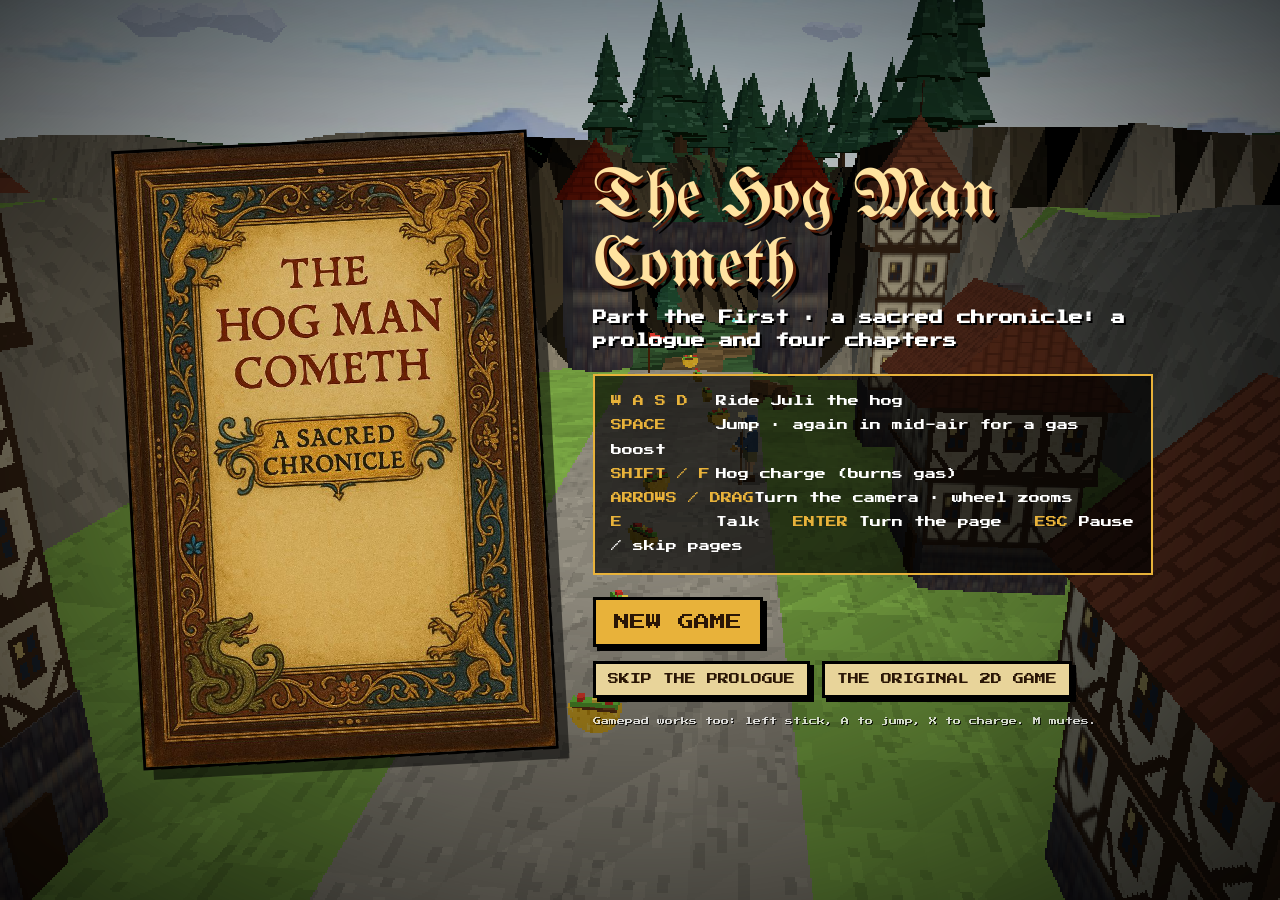
<file: index.html>
<!DOCTYPE html>
<html lang="en">
<head>
  <meta charset="UTF-8">
  <meta name="viewport" content="width=device-width, initial-scale=1.0">
  <title>The Noble Hog Saga — The Hog Man Cometh</title>
  <link rel="preconnect" href="https://fonts.googleapis.com">
  <link rel="preconnect" href="https://fonts.gstatic.com" crossorigin>
  <link href="https://fonts.googleapis.com/css2?family=UnifrakturMaguntia&family=Press+Start+2P&display=swap" rel="stylesheet">
  <style>
    :root { --ink:#2a1606; --parch:#f1e2b8; --gold:#e8b23a; --hud:'Press Start 2P', monospace; }
    * { box-sizing: border-box; }
    html, body { margin:0; height:100%; background:#1a0a00; overflow:hidden; color:#fff; font-family:var(--hud); }
    #c { position:fixed; inset:0; width:100%; height:100%; display:block; image-rendering:pixelated; cursor:grab; }
    #c.drag { cursor:grabbing; }
    [hidden] { display:none !important; }

    #hud { position:fixed; inset:0; pointer-events:none; text-shadow:2px 2px 0 #000; font-size:clamp(9px,1.3vw,14px); }
    #hud-tl { position:absolute; left:16px; top:14px; display:flex; flex-direction:column; gap:10px; }
    #hearts { display:flex; gap:6px; }
    #hearts i { width:28px; height:26px; background:no-repeat center/contain url("data:image/svg+xml,%3Csvg xmlns='http://www.w3.org/2000/svg' viewBox='0 0 9 8' shape-rendering='crispEdges'%3E%3Cpath fill='%23000' d='M1 0h3v1h1V0h3v1h1v4H8v1H7v1H6v1H3V7H2V6H1V5H0V1h1z'/%3E%3Cpath fill='%23e5332a' d='M1 1h3v1h1V1h3v4H7v1H6v1H3V6H2V5H1z'/%3E%3Cpath fill='%23ff9a8f' d='M2 2h1v1H2z'/%3E%3C/svg%3E"); }
    #hearts i.off { filter:grayscale(1) brightness(.45); }
    #gas { display:flex; align-items:center; gap:8px; }
    #gas .bar { width:150px; height:14px; border:3px solid #000; background:#243016; box-shadow:0 0 0 2px #fff3; }
    #gasfill { display:block; height:100%; width:30%; background:linear-gradient(#b6f23c,#5fae12); }
    #gas.low #gasfill { background:#7d8a6a; }
    #hud-tr { position:absolute; right:16px; top:12px; display:flex; align-items:center; gap:10px; }
    #sauce { color:#ff8a6a; margin-right:10px; }
    #hud-tr img { height:30px; image-rendering:pixelated; filter:drop-shadow(2px 2px 0 #000); }
    #objective { position:absolute; left:50%; top:14px; transform:translateX(-50%); background:#000a; border:2px solid var(--gold); padding:8px 12px; color:#ffe9a8; white-space:nowrap; max-width:60vw; overflow:hidden; text-overflow:ellipsis; }
    #compass { position:absolute; left:50%; top:54px; transform:translateX(-50%); display:flex; align-items:center; gap:10px; color:#ffe9a8; }
    #compass i { width:0; height:0; border-left:9px solid transparent; border-right:9px solid transparent; border-bottom:22px solid var(--gold); filter:drop-shadow(2px 2px 0 #000); }
    #hud.cine > :not(#toast) { visibility:hidden; }
    /* Scripted scenes get cinema bars. */
    body::before, body::after { content:''; position:fixed; left:0; right:0; height:0; background:#000; z-index:2; pointer-events:none; transition:height .5s; }
    body::before { top:0; } body::after { bottom:0; }
    body.cine::before, body.cine::after { height:10vh; }
    #toast { position:absolute; left:50%; top:22%; transform:translateX(-50%); color:#fff7c2; font-size:clamp(11px,1.8vw,20px); opacity:0; transition:opacity .25s; text-align:center; width:max-content; max-width:78vw; line-height:1.5; }
    #toast.on { opacity:1; }
    #prompt { position:absolute; left:50%; bottom:22%; transform:translateX(-50%); background:#000b; border:2px solid #fff; padding:8px 12px; }
    #bark { position:absolute; left:50%; top:90px; transform:translateX(-50%); display:flex; gap:12px; align-items:center; max-width:min(680px,88vw);
            background:var(--parch); color:var(--ink); text-shadow:none; border:3px solid var(--ink); box-shadow:4px 4px 0 #0008; padding:8px 14px; line-height:1.6; }
    #bark img { height:54px; image-rendering:pixelated; }
    #bark p { margin:0; }

    #dialog { position:fixed; left:50%; bottom:5vh; transform:translateX(-50%); width:min(820px,92vw); display:flex; gap:18px; align-items:flex-end;
              background:var(--parch); color:var(--ink); border:4px solid var(--ink); box-shadow:6px 6px 0 #0009, inset 0 0 0 3px #c9a35a; padding:16px 18px; }
    #dialog img { height:120px; max-width:110px; object-fit:contain; image-rendering:pixelated; }
    #dialog h3 { margin:0 0 8px; font-family:'UnifrakturMaguntia', serif; font-weight:400; font-size:26px; color:#7a2210; }
    #dialog p { margin:0; min-height:4.8em; font-size:clamp(10px,1.25vw,13px); line-height:1.8; }
    #dialog small { display:block; text-align:right; font-size:9px; opacity:.7; margin-top:6px; }

    .screen { position:fixed; inset:0; display:flex; align-items:center; justify-content:center; gap:4vw; padding:4vh 4vw; background:radial-gradient(#0000 20%, #000b 100%); }
    .screen h1 { font-family:'UnifrakturMaguntia', serif; font-weight:400; font-size:clamp(34px,5.4vw,72px); margin:0 0 6px; color:#ffe3a0; text-shadow:3px 3px 0 #5a1d08, 6px 6px 0 #000; line-height:1; }
    .screen h2 { font-size:clamp(10px,1.3vw,14px); margin:0 0 22px; color:#fff; text-shadow:2px 2px 0 #000; line-height:1.6; }
    #title img.cover { height:min(74vh,620px); border:3px solid #000; box-shadow:10px 10px 0 #0008; transform:rotate(-3deg); }
    .panel { max-width:560px; }
    .keys { list-style:none; margin:0 0 22px; padding:14px 16px; background:#000a; border:2px solid var(--gold); font-size:clamp(8px,1vw,11px); line-height:2.2; text-shadow:none; }
    .keys b { display:inline-block; min-width:9.5em; color:var(--gold); font-weight:400; }
    .go { display:inline-block; pointer-events:auto; cursor:pointer; font-family:var(--hud); font-size:clamp(11px,1.5vw,16px); padding:14px 18px; color:var(--ink); background:var(--gold); border:3px solid #000; box-shadow:4px 4px 0 #000; animation:pulse 1s steps(2) infinite; }
    .go[disabled] { animation:none; background:#8a7a55; cursor:default; }
    @keyframes pulse { 50% { transform:translateY(-3px); box-shadow:4px 7px 0 #000; } }
    .note { font-size:8px; opacity:.75; margin-top:16px; line-height:1.8; text-shadow:1px 1px 0 #000; }
    #pause, #win { background:#000a; flex-direction:column; text-align:center; gap:10px; }
    #pause .keys { text-align:left; }
    /* The win card sits low so the hog and his Ring stay in view above it. */
    #win { justify-content:flex-end; padding-bottom:5vh; background:linear-gradient(#0000 30%, #000c 75%); }
    #win h1 { font-size:clamp(28px,4.4vw,58px); }
    #win img { position:absolute; left:4vw; bottom:5vh; height:min(24vh,190px); image-rendering:pixelated; transform:rotate(-4deg); box-shadow:6px 6px 0 #0008; }
    #win .stats { font-size:clamp(10px,1.3vw,14px); line-height:2.2; margin-bottom:18px; color:#ffe9a8; text-shadow:2px 2px 0 #000; }
    #fade { position:fixed; inset:0; background:#000; opacity:0; pointer-events:none; transition:opacity .25s; }
    /* The book's own pages tell the story between stretches of play. */
    #book { position:fixed; inset:0; display:flex; flex-direction:column; align-items:center; justify-content:center; gap:10px; background:#120a04e6; cursor:pointer; }
    #book img { max-height:88vh; max-width:94vw; border:3px solid #000; box-shadow:10px 10px 0 #0009; animation:turn .35s ease-out; }
    #book small { font-size:9px; color:#e8d49a; text-shadow:1px 1px 0 #000; }
    @keyframes turn { from { transform:perspective(900px) rotateY(-28deg) translateX(30px); opacity:.2; } }
    #card { position:fixed; left:50%; top:30%; transform:translate(-50%,-50%); text-align:center; pointer-events:none; opacity:0; }
    #card small { display:block; font-size:clamp(9px,1.2vw,13px); color:#fff; text-shadow:2px 2px 0 #000; margin-bottom:10px; }
    #card b { font-family:'UnifrakturMaguntia', serif; font-weight:400; font-size:clamp(34px,6vw,84px); color:#ffe3a0; text-shadow:3px 3px 0 #5a1d08, 6px 6px 0 #000; }
    #card.show { animation:card 4.2s ease-out forwards; }
    @keyframes card { 0% { opacity:0; transform:translate(-50%,-40%); } 12%, 75% { opacity:1; transform:translate(-50%,-50%); } 100% { opacity:0; } }
    #hud.flying #hud-tl, #hud.flying #hud-tr, #hud.flying #compass { visibility:hidden; }
    .go.quiet { animation:none; background:#e8d49a; font-size:clamp(8px,1vw,11px); padding:10px 12px; text-decoration:none; margin-top:14px; }
    .row { display:flex; gap:12px; flex-wrap:wrap; align-items:center; }
    @media (max-width:820px) { #title img.cover { display:none; } }
  </style>
  <script type="importmap">
    { "imports": { "three": "./vendor/three.module.min.js" } }
  </script>
</head>
<body>
  <canvas id="c"></canvas>

  <div id="hud" hidden>
    <div id="hud-tl">
      <div id="hearts"><i></i><i></i><i></i><i></i></div>
      <div id="gas"><span>GAS</span><div class="bar"><i id="gasfill"></i></div></div>
    </div>
    <div id="objective"></div>
    <div id="compass" hidden><i></i><span></span></div>
    <div id="hud-tr"><span id="sauce" hidden></span><img id="foodicon" alt=""><span id="food">0/0</span></div>
    <div id="bark" hidden><img alt=""><p></p></div>
    <div id="toast"></div>
    <div id="prompt" hidden></div>
  </div>

  <div id="dialog" hidden>
    <img id="dlg-portrait" alt="">
    <div style="flex:1">
      <h3 id="dlg-name"></h3>
      <p id="dlg-text"></p>
      <small>ENTER &gt;</small>
    </div>
  </div>

  <div id="title" class="screen">
    <img class="cover" src="assets/book/p-01.jpg" alt="The Hog Man Cometh — A Sacred Chronicle">
    <div class="panel">
      <h1>The Hog Man Cometh</h1>
      <h2>Part the First · a sacred chronicle: a prologue and four chapters</h2>
      <ul class="keys">
        <li><b>W A S D</b>Ride Juli the hog</li>
        <li><b>SPACE</b>Jump · again in mid-air for a gas boost</li>
        <li><b>SHIFT / F</b>Hog charge (burns gas)</li>
        <li><b>ARROWS / DRAG</b>Turn the camera · wheel zooms</li>
        <li><b>E</b>Talk &nbsp; <b style="min-width:0">ENTER</b> Turn the page &nbsp; <b style="min-width:0">ESC</b> Pause / skip pages</li>
      </ul>
      <div class="row">
        <button id="start" class="go" disabled>LOADING…</button>
        <button id="continue" class="go" hidden>CONTINUE</button>
      </div>
      <div class="row">
        <button id="skip" class="go quiet">SKIP THE PROLOGUE</button>
        <a class="go quiet" href="classic.html">THE ORIGINAL 2D GAME</a>
      </div>
      <p class="note">Gamepad works too: left stick, A to jump, X to charge. M mutes.</p>
    </div>
  </div>

  <div id="pause" class="screen" hidden>
    <h1>Paused</h1>
    <ul class="keys">
      <li><b>W A S D</b>Ride the hog</li>
      <li><b>SPACE</b>Jump · again in mid-air for a gas boost</li>
      <li><b>SHIFT / F</b>Hog charge: breaks rocks, flattens crows</li>
      <li><b>ARROWS / DRAG</b>Turn the camera · wheel zooms</li>
      <li><b>E</b>Talk &nbsp; <b style="min-width:0">M</b> Mute</li>
    </ul>
    <h2>ESC to ride on<span id="pause-hub" hidden> · H to go back to the windmill country</span></h2>
  </div>

  <div id="book" hidden>
    <img id="book-img" alt="A page of the chronicle">
    <small><span id="book-n"></span> · ENTER turns the page · ESC skips</small>
  </div>

  <div id="card"><small></small><b></b></div>

  <div id="fade"></div>
  <script type="module" src="saga.js?v=13"></script>
</body>
</html>
</file>
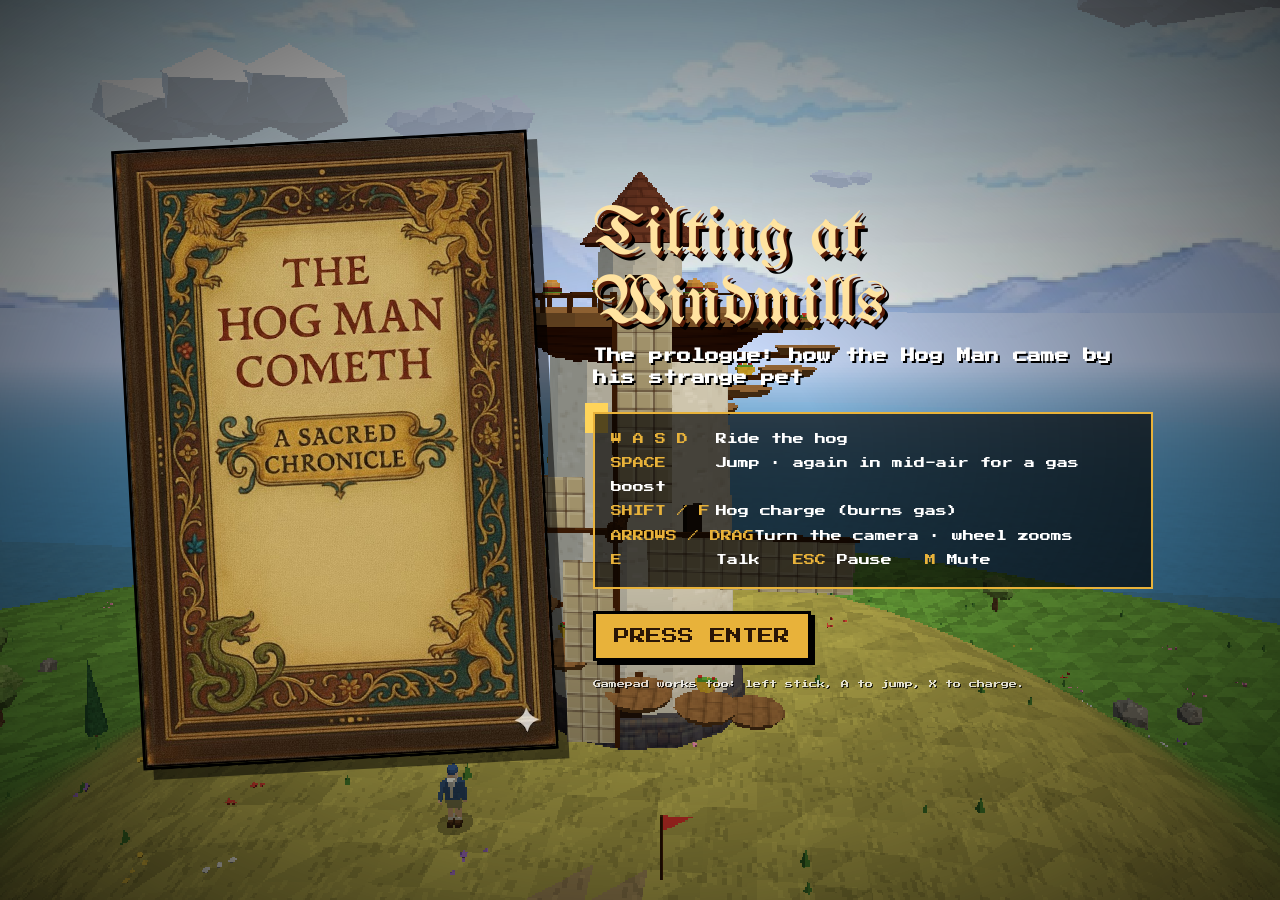
<file: hog3d.html>
<!DOCTYPE html>
<html lang="en">
<head>
  <meta charset="UTF-8">
  <meta name="viewport" content="width=device-width, initial-scale=1.0">
  <title>The Noble Hog Saga — Prologue: Tilting at Windmills</title>
  <link rel="preconnect" href="https://fonts.googleapis.com">
  <link rel="preconnect" href="https://fonts.gstatic.com" crossorigin>
  <link href="https://fonts.googleapis.com/css2?family=UnifrakturMaguntia&family=Press+Start+2P&display=swap" rel="stylesheet">
  <style>
    :root { --ink:#2a1606; --parch:#f1e2b8; --gold:#e8b23a; --hud:'Press Start 2P', monospace; }
    * { box-sizing: border-box; }
    html, body { margin:0; height:100%; background:#1a0a00; overflow:hidden; color:#fff; font-family:var(--hud); }
    #c { position:fixed; inset:0; width:100%; height:100%; display:block; image-rendering:pixelated; cursor:grab; }
    #c.drag { cursor:grabbing; }
    [hidden] { display:none !important; }

    #hud { position:fixed; inset:0; pointer-events:none; text-shadow:2px 2px 0 #000; font-size:clamp(9px,1.3vw,14px); }
    #hud-tl { position:absolute; left:16px; top:14px; display:flex; flex-direction:column; gap:10px; }
    #hearts { display:flex; gap:6px; }
    #hearts i { width:28px; height:26px; background:no-repeat center/contain url("data:image/svg+xml,%3Csvg xmlns='http://www.w3.org/2000/svg' viewBox='0 0 9 8' shape-rendering='crispEdges'%3E%3Cpath fill='%23000' d='M1 0h3v1h1V0h3v1h1v4H8v1H7v1H6v1H3V7H2V6H1V5H0V1h1z'/%3E%3Cpath fill='%23e5332a' d='M1 1h3v1h1V1h3v4H7v1H6v1H3V6H2V5H1z'/%3E%3Cpath fill='%23ff9a8f' d='M2 2h1v1H2z'/%3E%3C/svg%3E"); }
    #hearts i.off { filter:grayscale(1) brightness(.45); }
    #gas { display:flex; align-items:center; gap:8px; }
    #gas .bar { width:150px; height:14px; border:3px solid #000; background:#243016; box-shadow:0 0 0 2px #fff3; }
    #gasfill { display:block; height:100%; width:30%; background:linear-gradient(#b6f23c,#5fae12); }
    #gas.low #gasfill { background:#7d8a6a; }
    #relics { color:#ffe27a; }
    #powers { max-width:min(760px,90vw); color:#ffe27a; }
    #hud-tr { position:absolute; right:16px; top:12px; display:flex; align-items:center; gap:10px; }
    #hud-tr img { height:30px; image-rendering:pixelated; filter:drop-shadow(2px 2px 0 #000); }
    #objective { position:absolute; left:50%; top:14px; transform:translateX(-50%); background:#000a; border:2px solid var(--gold); padding:8px 12px; color:#ffe9a8; white-space:nowrap; max-width:60vw; overflow:hidden; text-overflow:ellipsis; }
    #compass { position:absolute; left:50%; top:54px; transform:translateX(-50%); display:flex; align-items:center; gap:10px; color:#ffe9a8; }
    #compass i { width:0; height:0; border-left:9px solid transparent; border-right:9px solid transparent; border-bottom:22px solid var(--gold); filter:drop-shadow(2px 2px 0 #000); }
    #hud.cine > :not(#toast) { visibility:hidden; }
    /* Scripted scenes get cinema bars. */
    body::before, body::after { content:''; position:fixed; left:0; right:0; height:0; background:#000; z-index:2; pointer-events:none; transition:height .5s; }
    body::before { top:0; } body::after { bottom:0; }
    body.cine::before, body.cine::after { height:10vh; }
    #toast { position:absolute; left:50%; top:22%; transform:translateX(-50%); color:#fff7c2; font-size:clamp(11px,1.8vw,20px); opacity:0; transition:opacity .25s; text-align:center; width:max-content; max-width:78vw; line-height:1.5; }
    #toast.on { opacity:1; }
    #prompt { position:absolute; left:50%; bottom:22%; transform:translateX(-50%); background:#000b; border:2px solid #fff; padding:8px 12px; }
    #bark { position:absolute; left:50%; top:90px; transform:translateX(-50%); display:flex; gap:12px; align-items:center; max-width:min(680px,88vw);
            background:var(--parch); color:var(--ink); text-shadow:none; border:3px solid var(--ink); box-shadow:4px 4px 0 #0008; padding:8px 14px; line-height:1.6; }
    #bark img { height:54px; image-rendering:pixelated; }
    #bark p { margin:0; }

    #dialog { position:fixed; left:50%; bottom:5vh; transform:translateX(-50%); width:min(820px,92vw); display:flex; gap:18px; align-items:flex-end;
              background:var(--parch); color:var(--ink); border:4px solid var(--ink); box-shadow:6px 6px 0 #0009, inset 0 0 0 3px #c9a35a; padding:16px 18px; }
    #dialog img { height:120px; max-width:110px; object-fit:contain; image-rendering:pixelated; }
    #dialog h3 { margin:0 0 8px; font-family:'UnifrakturMaguntia', serif; font-weight:400; font-size:26px; color:#7a2210; }
    #dialog p { margin:0; min-height:4.8em; font-size:clamp(10px,1.25vw,13px); line-height:1.8; }
    #dialog small { display:block; text-align:right; font-size:9px; opacity:.7; margin-top:6px; }

    .screen { position:fixed; inset:0; display:flex; align-items:center; justify-content:center; gap:4vw; padding:4vh 4vw; background:radial-gradient(#0000 20%, #000b 100%); }
    .screen h1 { font-family:'UnifrakturMaguntia', serif; font-weight:400; font-size:clamp(34px,5.4vw,72px); margin:0 0 6px; color:#ffe3a0; text-shadow:3px 3px 0 #5a1d08, 6px 6px 0 #000; line-height:1; }
    .screen h2 { font-size:clamp(10px,1.3vw,14px); margin:0 0 22px; color:#fff; text-shadow:2px 2px 0 #000; line-height:1.6; }
    #title img.cover { height:min(74vh,620px); border:3px solid #000; box-shadow:10px 10px 0 #0008; transform:rotate(-3deg); }
    .panel { max-width:560px; }
    .keys { list-style:none; margin:0 0 22px; padding:14px 16px; background:#000a; border:2px solid var(--gold); font-size:clamp(8px,1vw,11px); line-height:2.2; text-shadow:none; }
    .keys b { display:inline-block; min-width:9.5em; color:var(--gold); font-weight:400; }
    .go { display:inline-block; pointer-events:auto; cursor:pointer; font-family:var(--hud); font-size:clamp(11px,1.5vw,16px); padding:14px 18px; color:var(--ink); background:var(--gold); border:3px solid #000; box-shadow:4px 4px 0 #000; animation:pulse 1s steps(2) infinite; }
    .go[disabled] { animation:none; background:#8a7a55; cursor:default; }
    @keyframes pulse { 50% { transform:translateY(-3px); box-shadow:4px 7px 0 #000; } }
    .note { font-size:8px; opacity:.75; margin-top:16px; line-height:1.8; text-shadow:1px 1px 0 #000; }
    #pause { background:#000a; flex-direction:column; text-align:center; gap:10px; }
    #pause .keys { text-align:left; }
    #fade { position:fixed; inset:0; background:#000; opacity:0; pointer-events:none; transition:opacity .25s; }
    @media (max-width:820px) { #title img.cover { display:none; } }
  </style>
  <script type="importmap">
    { "imports": { "three": "./vendor/three.module.min.js" } }
  </script>
</head>
<body>
  <canvas id="c"></canvas>

  <div id="hud" hidden>
    <div id="hud-tl">
      <div id="hearts"><i></i><i></i><i></i><i></i></div>
      <div id="gas"><span>GAS</span><div class="bar"><i id="gasfill"></i></div></div>
      <div id="relics" hidden></div>
    </div>
    <div id="objective"></div>
    <div id="compass" hidden><i></i><span></span></div>
    <div id="hud-tr"><img id="ringicon" alt="" hidden><img id="foodicon" alt=""><span id="food">0/0</span></div>
    <div id="bark" hidden><img alt=""><p></p></div>
    <div id="toast"></div>
    <div id="prompt" hidden></div>
  </div>

  <div id="dialog" hidden>
    <img id="dlg-portrait" alt="">
    <div style="flex:1">
      <h3 id="dlg-name"></h3>
      <p id="dlg-text"></p>
      <small>ENTER &gt;</small>
    </div>
  </div>

  <div id="title" class="screen">
    <img class="cover" src="assets/backgrounds/splash_screen.png" alt="The Hog Man Cometh — A Sacred Chronicle">
    <div class="panel">
      <h1>Tilting at Windmills</h1>
      <h2>The prologue: how the Hog Man came by his strange pet</h2>
      <ul class="keys">
        <li><b>W A S D</b>Ride the hog</li>
        <li><b>SPACE</b>Jump · again in mid-air for a gas boost</li>
        <li><b>SHIFT / F</b>Hog charge (burns gas)</li>
        <li><b>ARROWS / DRAG</b>Turn the camera · wheel zooms</li>
        <li><b>E</b>Talk &nbsp; <b style="min-width:0">ESC</b> Pause &nbsp; <b style="min-width:0">M</b> Mute</li>
      </ul>
      <button id="start" class="go" disabled>LOADING…</button>
      <p class="note">Gamepad works too: left stick, A to jump, X to charge.</p>
    </div>
  </div>

  <div id="pause" class="screen" hidden>
    <h1>Paused</h1>
    <ul class="keys">
      <li><b>W A S D</b>Ride the hog</li>
      <li><b>SPACE</b>Jump · again in mid-air for a gas boost</li>
      <li><b>SHIFT / F</b>Hog charge: breaks rocks, flattens crows</li>
      <li><b>ARROWS / DRAG</b>Turn the camera · wheel zooms</li>
      <li><b>E</b>Talk &nbsp; <b style="min-width:0">M</b> Mute</li>
    </ul>
    <h2 id="powers"></h2>
    <h2>ESC to ride on</h2>
  </div>

  <div id="fade"></div>
  <script type="module" src="hog3d.js?v=12"></script>
</body>
</html>
</file>
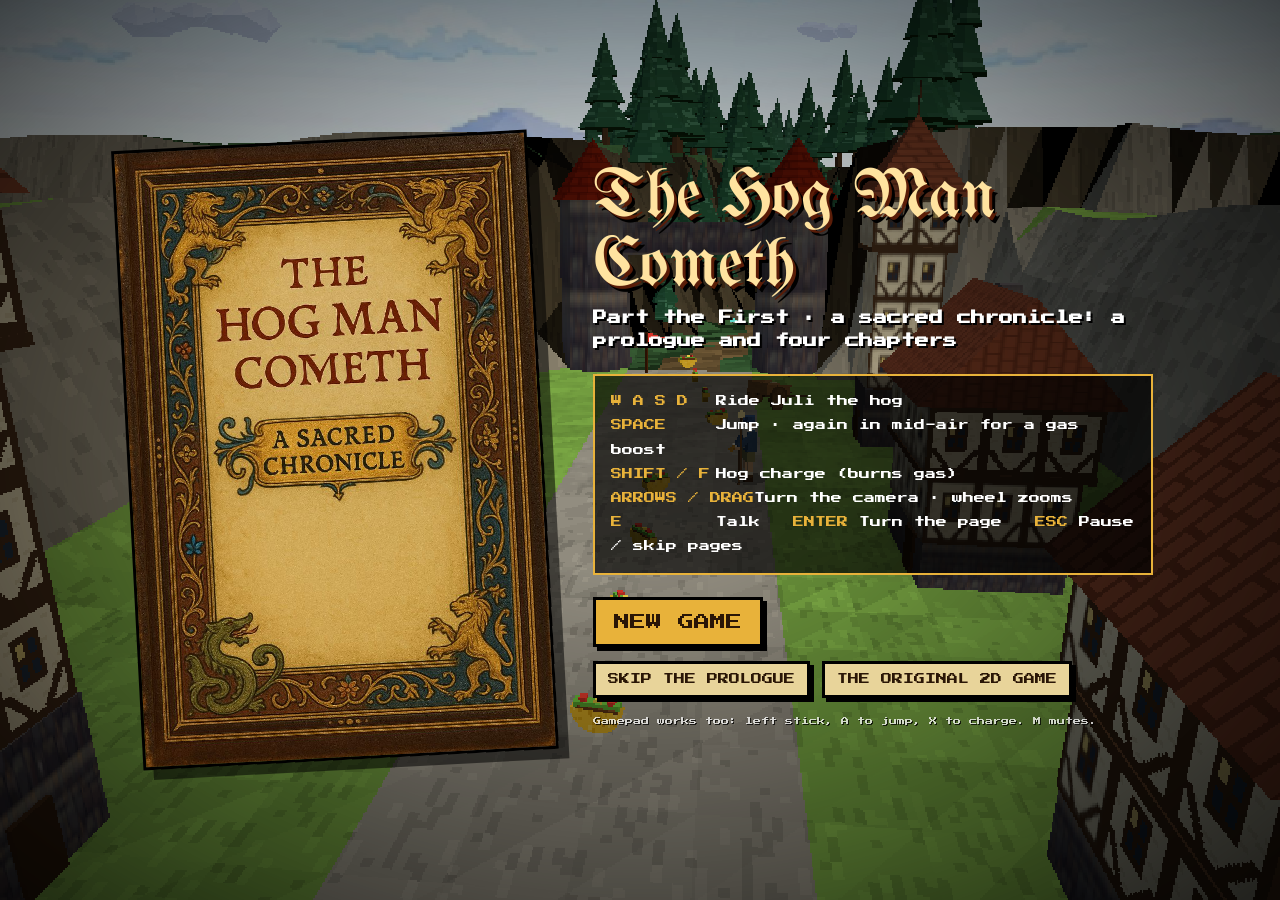
<file: saga.html>
<!DOCTYPE html>
<html lang="en">
<head>
  <meta charset="UTF-8">
  <title>The Hog Man Cometh</title>
  <!-- The game now lives at the site's root. This page only forwards the link that was shared before the move. -->
  <script>location.replace('./' + location.search + location.hash);</script>
  <noscript><meta http-equiv="refresh" content="0; url=./"></noscript>
</head>
<body><a href="./">The Hog Man Cometh has moved here.</a></body>
</html>
</file>
